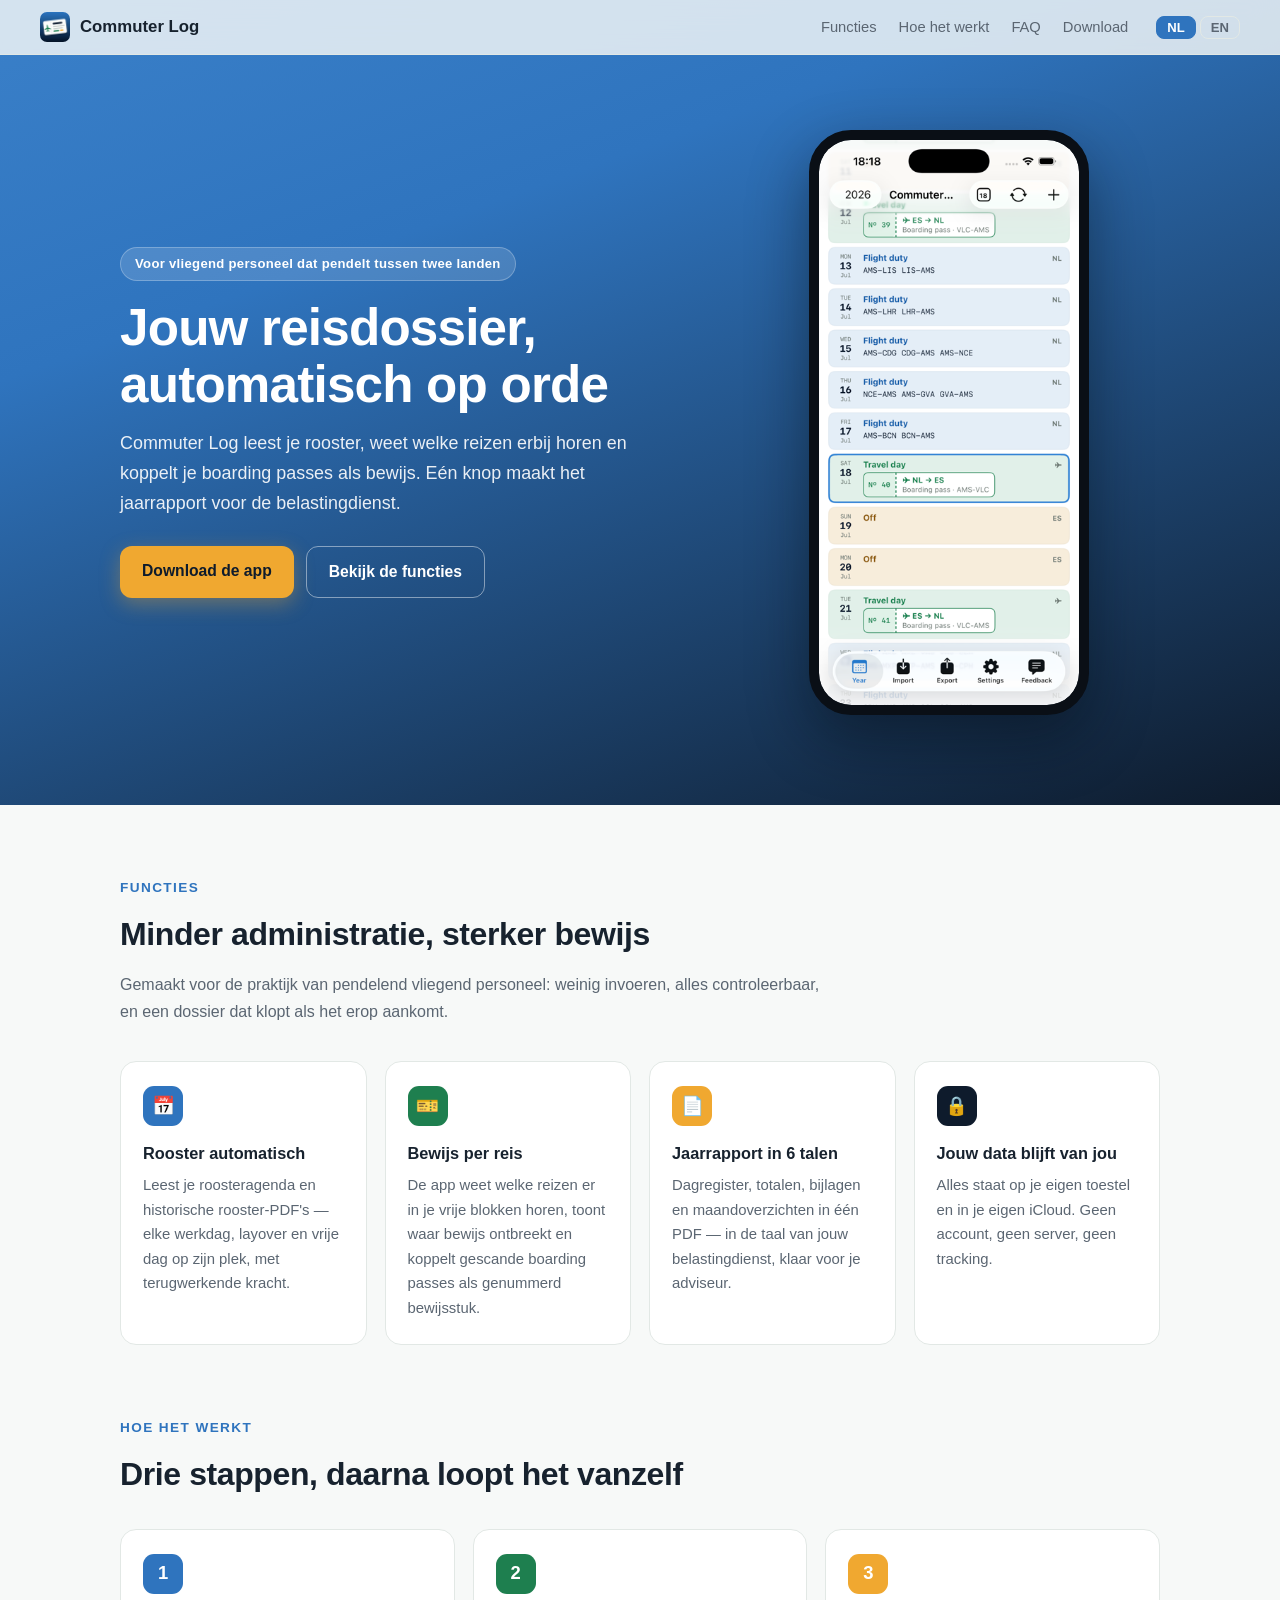
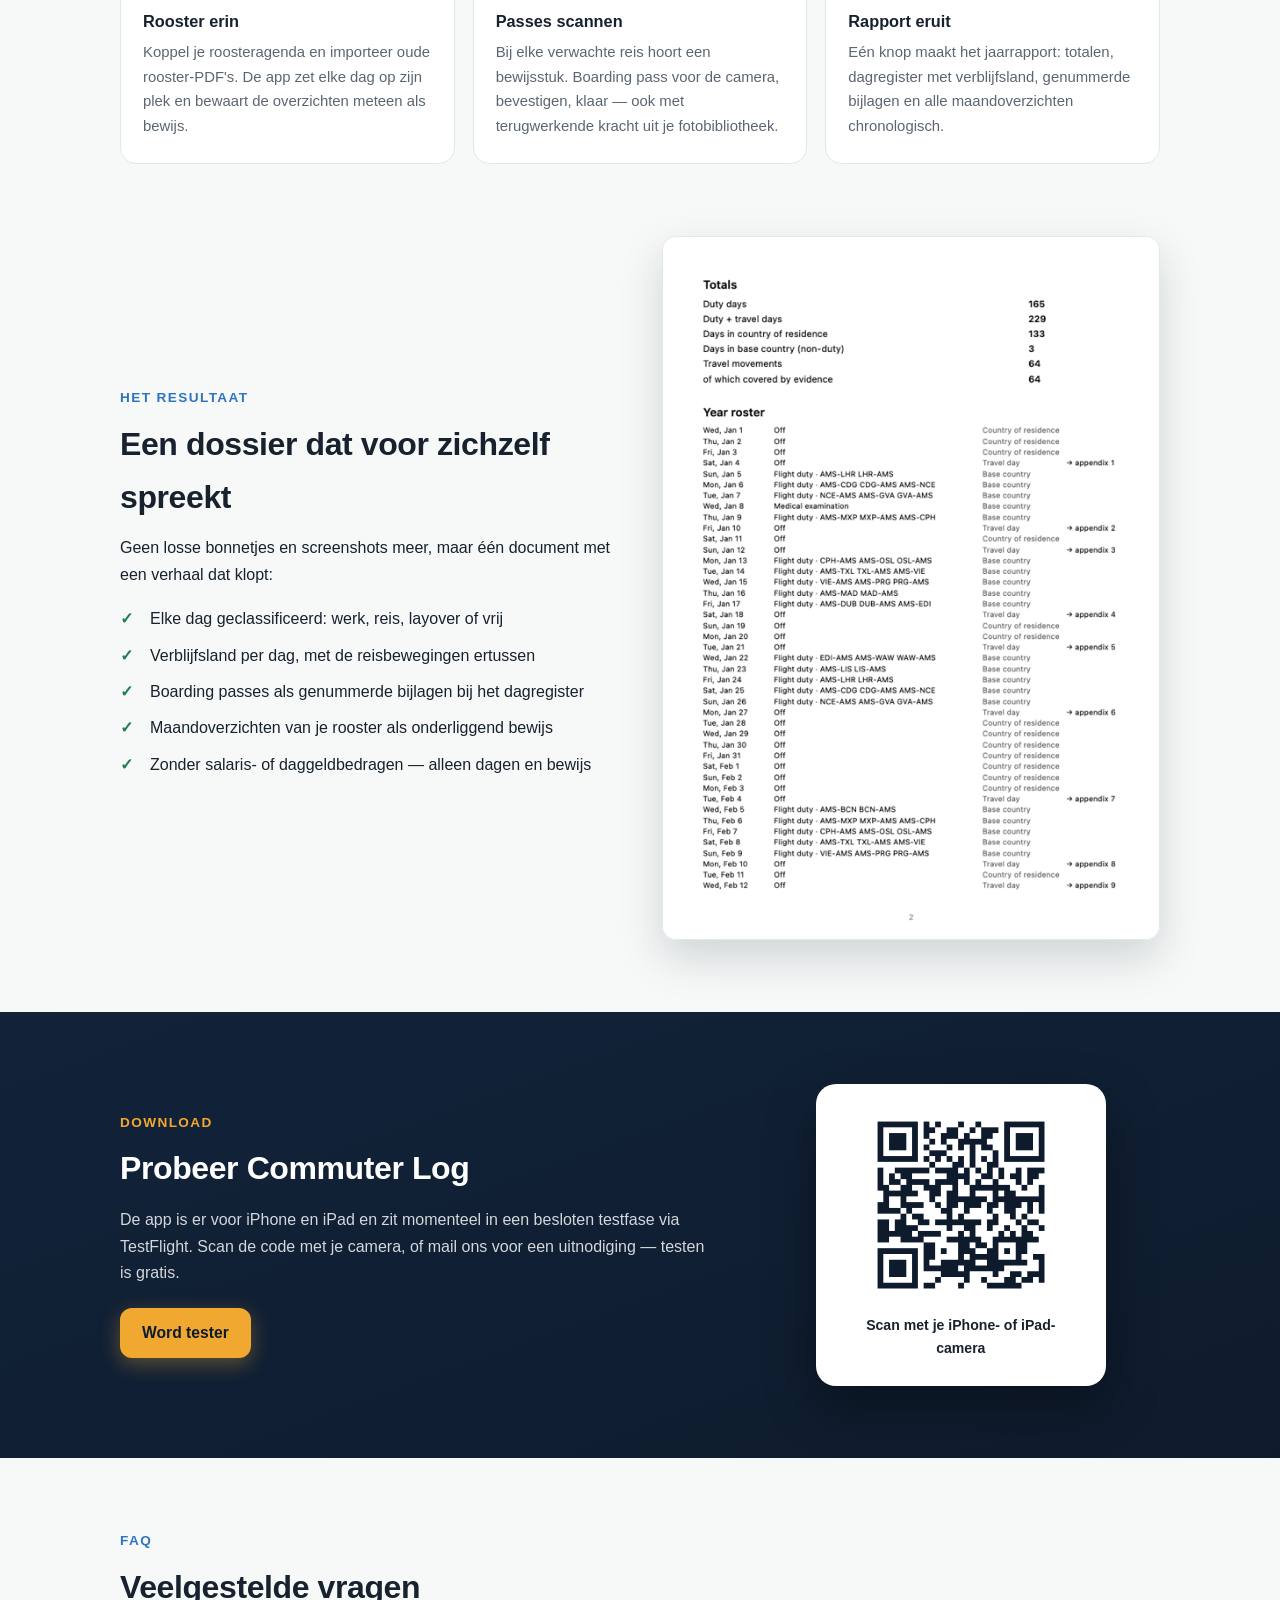
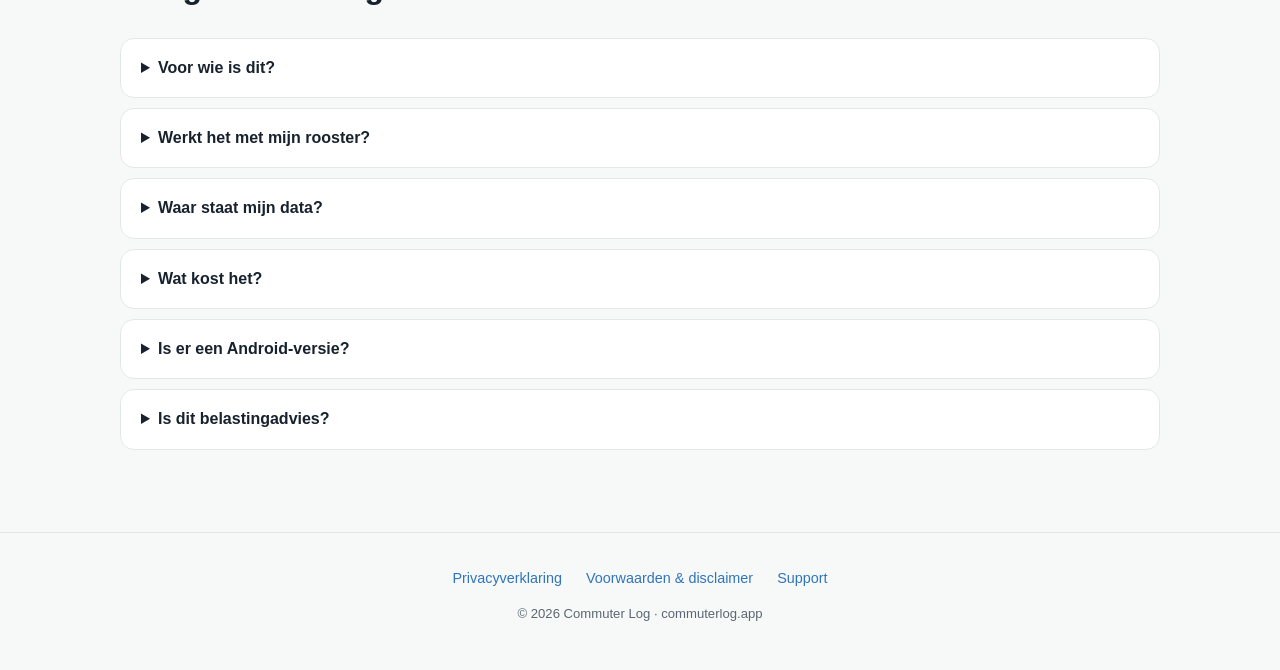
<file: index.html>
<!DOCTYPE html>
<html lang="nl">
<head>
    <meta charset="utf-8">
    <meta name="viewport" content="width=device-width, initial-scale=1">
    <title>Commuter Log — reisdossier voor pendelend vliegend personeel</title>
    <meta name="description" content="Commuter Log bouwt automatisch een fiscaal bewijsdossier voor vliegend personeel dat in een ander land woont dan hun standplaats: rooster, reisbewegingen, boarding passes en een jaarrapport in 6 talen.">
    <link rel="canonical" href="https://commuterlog.app/">
    <meta property="og:type" content="website">
    <meta property="og:title" content="Commuter Log — reisdossier voor pendelend vliegend personeel">
    <meta property="og:description" content="Rooster, reisbewegingen en bewijs, automatisch bijgehouden. Jaarrapport in 6 talen, alles in je eigen iCloud.">
    <meta property="og:url" content="https://commuterlog.app/">
    <meta property="og:image" content="https://commuterlog.app/img/appicon.png">
    <link rel="icon" type="image/png" href="img/favicon.png">
    <link rel="apple-touch-icon" href="img/apple-touch-icon.png">
    <link rel="stylesheet" href="style.css">
</head>
<body>

<nav>
    <a class="brand" href="#top">
        <img src="img/appicon.png" alt="">
        <span>Commuter Log</span>
    </a>
    <div class="nav-links">
        <a href="#functies"><span data-lang="nl">Functies</span><span data-lang="en" hidden>Features</span></a>
        <a href="#werkwijze"><span data-lang="nl">Hoe het werkt</span><span data-lang="en" hidden>How it works</span></a>
        <a href="#faq">FAQ</a>
        <a href="#download">Download</a>
    </div>
    <div class="lang-toggle">
        <button id="btn-nl" class="active" onclick="setLang('nl')">NL</button>
        <button id="btn-en" onclick="setLang('en')">EN</button>
    </div>
</nav>

<header class="hero" id="top">
    <div class="hero-inner">
        <div>
            <span class="badge" data-lang="nl">Voor vliegend personeel dat pendelt tussen twee landen</span>
            <span class="badge" data-lang="en" hidden>For flight crew commuting between two countries</span>
            <h1 data-lang="nl">Jouw reisdossier, automatisch op orde</h1>
            <h1 data-lang="en" hidden>Your travel records, automatically in order</h1>
            <p class="tagline" data-lang="nl">Commuter Log leest je rooster, weet welke reizen erbij horen en koppelt je boarding passes als bewijs. Eén knop maakt het jaarrapport voor de belastingdienst.</p>
            <p class="tagline" data-lang="en" hidden>Commuter Log reads your roster, knows which trips belong to it and attaches your boarding passes as evidence. One tap builds the annual report for the tax authority.</p>
            <div class="cta-row">
                <a class="btn btn-primary" href="#download">
                    <span data-lang="nl">Download de app</span><span data-lang="en" hidden>Get the app</span>
                </a>
                <a class="btn btn-ghost" href="#functies">
                    <span data-lang="nl">Bekijk de functies</span><span data-lang="en" hidden>See the features</span>
                </a>
            </div>
        </div>
        <div class="phone">
            <img src="img/pitch-jaar-v3.png" alt="Jaaroverzicht met reisbewegingen in Commuter Log">
        </div>
    </div>
</header>

<section id="functies">
    <div class="inner">
        <div class="kicker" data-lang="nl">Functies</div>
        <div class="kicker" data-lang="en" hidden>Features</div>
        <h2 data-lang="nl">Minder administratie, sterker bewijs</h2>
        <h2 data-lang="en" hidden>Less admin, stronger evidence</h2>
        <p class="section-lead" data-lang="nl">Gemaakt voor de praktijk van pendelend vliegend personeel: weinig invoeren, alles controleerbaar, en een dossier dat klopt als het erop aankomt.</p>
        <p class="section-lead" data-lang="en" hidden>Built for the reality of commuting flight crew: minimal input, everything verifiable, and records that hold up when it matters.</p>
        <div class="grid">
            <div class="card">
                <div class="dot" style="background: var(--blue);">📅</div>
                <h3 data-lang="nl">Rooster automatisch</h3>
                <h3 data-lang="en" hidden>Roster, automatically</h3>
                <p data-lang="nl">Leest je roosteragenda en historische rooster-PDF's — elke werkdag, layover en vrije dag op zijn plek, met terugwerkende kracht.</p>
                <p data-lang="en" hidden>Reads your roster calendar and historical roster PDFs — every duty day, layover and day off in place, retroactively.</p>
            </div>
            <div class="card">
                <div class="dot" style="background: var(--green);">🎫</div>
                <h3 data-lang="nl">Bewijs per reis</h3>
                <h3 data-lang="en" hidden>Evidence per trip</h3>
                <p data-lang="nl">De app weet welke reizen er in je vrije blokken horen, toont waar bewijs ontbreekt en koppelt gescande boarding passes als genummerd bewijsstuk.</p>
                <p data-lang="en" hidden>The app knows which trips belong in your free blocks, shows where evidence is missing and attaches scanned boarding passes as numbered exhibits.</p>
            </div>
            <div class="card">
                <div class="dot" style="background: var(--amber);">📄</div>
                <h3 data-lang="nl">Jaarrapport in 6 talen</h3>
                <h3 data-lang="en" hidden>Annual report in 6 languages</h3>
                <p data-lang="nl">Dagregister, totalen, bijlagen en maandoverzichten in één PDF — in de taal van jouw belastingdienst, klaar voor je adviseur.</p>
                <p data-lang="en" hidden>Day register, totals, exhibits and monthly overviews in one PDF — in your tax authority's language, ready for your adviser.</p>
            </div>
            <div class="card">
                <div class="dot" style="background: var(--ink); color: var(--paper);">🔒</div>
                <h3 data-lang="nl">Jouw data blijft van jou</h3>
                <h3 data-lang="en" hidden>Your data stays yours</h3>
                <p data-lang="nl">Alles staat op je eigen toestel en in je eigen iCloud. Geen account, geen server, geen tracking.</p>
                <p data-lang="en" hidden>Everything lives on your own device and in your own iCloud. No account, no server, no tracking.</p>
            </div>
        </div>
    </div>
</section>

<section id="werkwijze" style="padding-top: 0;">
    <div class="inner">
        <div class="kicker" data-lang="nl">Hoe het werkt</div>
        <div class="kicker" data-lang="en" hidden>How it works</div>
        <h2 data-lang="nl">Drie stappen, daarna loopt het vanzelf</h2>
        <h2 data-lang="en" hidden>Three steps, then it runs itself</h2>
        <div class="grid" style="margin-top: 28px;">
            <div class="card">
                <div class="dot" style="background: var(--blue);">1</div>
                <h3 data-lang="nl">Rooster erin</h3>
                <h3 data-lang="en" hidden>Roster in</h3>
                <p data-lang="nl">Koppel je roosteragenda en importeer oude rooster-PDF's. De app zet elke dag op zijn plek en bewaart de overzichten meteen als bewijs.</p>
                <p data-lang="en" hidden>Link your roster calendar and import old roster PDFs. The app files every day and stores the overviews as evidence.</p>
            </div>
            <div class="card">
                <div class="dot" style="background: var(--green);">2</div>
                <h3 data-lang="nl">Passes scannen</h3>
                <h3 data-lang="en" hidden>Scan passes</h3>
                <p data-lang="nl">Bij elke verwachte reis hoort een bewijsstuk. Boarding pass voor de camera, bevestigen, klaar — ook met terugwerkende kracht uit je fotobibliotheek.</p>
                <p data-lang="en" hidden>Every expected trip needs its evidence. Hold the boarding pass up to the camera, confirm, done — retroactively from your photo library too.</p>
            </div>
            <div class="card">
                <div class="dot" style="background: var(--amber);">3</div>
                <h3 data-lang="nl">Rapport eruit</h3>
                <h3 data-lang="en" hidden>Report out</h3>
                <p data-lang="nl">Eén knop maakt het jaarrapport: totalen, dagregister met verblijfsland, genummerde bijlagen en alle maandoverzichten chronologisch.</p>
                <p data-lang="en" hidden>One tap builds the annual report: totals, a day register with country of stay, numbered exhibits and all monthly overviews in order.</p>
            </div>
        </div>
    </div>
</section>

<section style="padding-top: 0;">
    <div class="inner split">
        <div>
            <div class="kicker" data-lang="nl">Het resultaat</div>
            <div class="kicker" data-lang="en" hidden>The result</div>
            <h2 data-lang="nl">Een dossier dat voor zichzelf spreekt</h2>
            <h2 data-lang="en" hidden>Records that speak for themselves</h2>
            <p data-lang="nl">Geen losse bonnetjes en screenshots meer, maar één document met een verhaal dat klopt:</p>
            <p data-lang="en" hidden>No more loose slips and screenshots — one document that tells a consistent story:</p>
            <ul class="checklist">
                <li data-lang="nl">Elke dag geclassificeerd: werk, reis, layover of vrij</li>
                <li data-lang="en" hidden>Every day classified: duty, travel, layover or off</li>
                <li data-lang="nl">Verblijfsland per dag, met de reisbewegingen ertussen</li>
                <li data-lang="en" hidden>Country of stay per day, with the travel movements in between</li>
                <li data-lang="nl">Boarding passes als genummerde bijlagen bij het dagregister</li>
                <li data-lang="en" hidden>Boarding passes as numbered exhibits tied to the day register</li>
                <li data-lang="nl">Maandoverzichten van je rooster als onderliggend bewijs</li>
                <li data-lang="en" hidden>Monthly roster overviews as underlying evidence</li>
                <li data-lang="nl">Zonder salaris- of daggeldbedragen — alleen dagen en bewijs</li>
                <li data-lang="en" hidden>No salary or allowance amounts — just days and evidence</li>
            </ul>
        </div>
        <div>
            <img class="report-shot" src="img/pitch-rapport-v2.png" alt="Pagina uit het jaarrapport met totalen en dagregister">
        </div>
    </div>
</section>

<section class="download" id="download">
    <div class="inner download-grid">
        <div>
            <div class="kicker" data-lang="nl">Download</div>
            <div class="kicker" data-lang="en" hidden>Download</div>
            <h2 data-lang="nl">Probeer Commuter Log</h2>
            <h2 data-lang="en" hidden>Try Commuter Log</h2>
            <p data-lang="nl">De app is er voor iPhone en iPad en zit momenteel in een besloten testfase via TestFlight. Scan de code met je camera, of mail ons voor een uitnodiging — testen is gratis.</p>
            <p data-lang="en" hidden>The app is available for iPhone and iPad and is currently in a closed test phase through TestFlight. Scan the code with your camera, or e-mail us for an invite — testing is free.</p>
            <div class="cta-row" style="margin-top: 22px;">
                <a class="btn btn-primary" href="mailto:support@commuterlog.app?subject=TestFlight%20Commuter%20Log">
                    <span data-lang="nl">Word tester</span><span data-lang="en" hidden>Become a tester</span>
                </a>
            </div>
        </div>
        <div class="qr-card">
            <img src="img/qr-download.png" alt="QR-code naar de downloadpagina van Commuter Log">
            <span data-lang="nl">Scan met je iPhone- of iPad-camera</span>
            <span data-lang="en" hidden>Scan with your iPhone or iPad camera</span>
        </div>
    </div>
</section>

<section id="faq">
    <div class="inner">
        <div class="kicker">FAQ</div>
        <h2 data-lang="nl">Veelgestelde vragen</h2>
        <h2 data-lang="en" hidden>Frequently asked questions</h2>
        <div class="faq" style="margin-top: 24px;">
            <details>
                <summary><span data-lang="nl">Voor wie is dit?</span><span data-lang="en" hidden>Who is this for?</span></summary>
                <p data-lang="nl">Voor vliegend personeel dat in een ander land woont dan waar de standplaats is en voor de belasting moet aantonen welke dagen waar zijn doorgebracht. Woonland, standplaats en thuisluchthavens zijn vrij instelbaar — de app werkt voor elke combinatie van landen.</p>
                <p data-lang="en" hidden>For flight crew living in a different country than their base who need to prove to a tax authority which days were spent where. Home country, base and home airports are fully configurable — the app works for any combination of countries.</p>
            </details>
            <details>
                <summary><span data-lang="nl">Werkt het met mijn rooster?</span><span data-lang="en" hidden>Does it work with my roster?</span></summary>
                <p data-lang="nl">De app leest roosteragenda's (een agenda-abonnement van je roostertool, of een rooster dat in je Google-agenda staat) en verschillende gangbare rooster-PDF-formaten. Wordt jouw formaat nog niet herkend? Stuur het via het Feedback-tabblad in de app mee als bijlage — dan wordt het toegevoegd.</p>
                <p data-lang="en" hidden>The app reads roster calendars (a calendar subscription from your roster tool, or a roster living in your Google calendar) and several common roster PDF formats. Format not recognised yet? Attach it through the app's Feedback tab and it will be added.</p>
            </details>
            <details>
                <summary><span data-lang="nl">Waar staat mijn data?</span><span data-lang="en" hidden>Where is my data?</span></summary>
                <p data-lang="nl">Op je eigen iPhone/iPad en in je eigen iCloud. Er is geen account en geen server van de app; niemand anders kan bij je dossier. Zie de <a href="privacy.html">privacyverklaring</a>.</p>
                <p data-lang="en" hidden>On your own iPhone/iPad and in your own iCloud. There is no account and no app server; nobody else can access your records. See the <a href="privacy.html">privacy statement</a>.</p>
            </details>
            <details>
                <summary><span data-lang="nl">Wat kost het?</span><span data-lang="en" hidden>What does it cost?</span></summary>
                <p data-lang="nl">Commuter Log is op dit moment gratis. In de toekomst komt er waarschijnlijk een kleine vergoeding — een fractie van wat één brief van je belastingadviseur kost.</p>
                <p data-lang="en" hidden>Commuter Log is currently free. In the future a small fee is likely — a fraction of what a single letter from your tax adviser costs.</p>
            </details>
            <details>
                <summary><span data-lang="nl">Is er een Android-versie?</span><span data-lang="en" hidden>Is there an Android version?</span></summary>
                <p data-lang="nl">Nee, de app is er voor iPhone en iPad. Een crew-tablet van je maatschappij werkt ook prima.</p>
                <p data-lang="en" hidden>No, the app is for iPhone and iPad. A company crew tablet works fine too.</p>
            </details>
            <details>
                <summary><span data-lang="nl">Is dit belastingadvies?</span><span data-lang="en" hidden>Is this tax advice?</span></summary>
                <p data-lang="nl">Nee — wél de slimste voorbereiding erop. Commuter Log houdt je administratie het hele jaar moeiteloos op orde, zodat de belastingdienst in één keer een compleet, onderbouwd totaaloverzicht krijgt. Dat scheelt achteraf een hoop vragen en correspondentie. Wat je uiteindelijk claimt, bespreek je met je belastingadviseur — zie ook de <a href="voorwaarden.html">voorwaarden</a>.</p>
                <p data-lang="en" hidden>No — but it is the smartest way to prepare for it. Commuter Log keeps your admin effortlessly in order all year, so the tax authority receives one complete, well-founded overview. That saves a lot of questions and correspondence afterwards. What you ultimately claim is something to discuss with your tax adviser — see the <a href="voorwaarden.html">terms</a>.</p>
            </details>
        </div>
    </div>
</section>

<footer>
    <a href="privacy.html"><span data-lang="nl">Privacyverklaring</span><span data-lang="en" hidden>Privacy statement</span></a>
    <a href="voorwaarden.html"><span data-lang="nl">Voorwaarden &amp; disclaimer</span><span data-lang="en" hidden>Terms &amp; disclaimer</span></a>
    <a href="mailto:support@commuterlog.app">Support</a>
    <div class="fineprint">© 2026 Commuter Log · commuterlog.app</div>
</footer>

<script src="lang.js"></script>
</body>
</html>
</file>
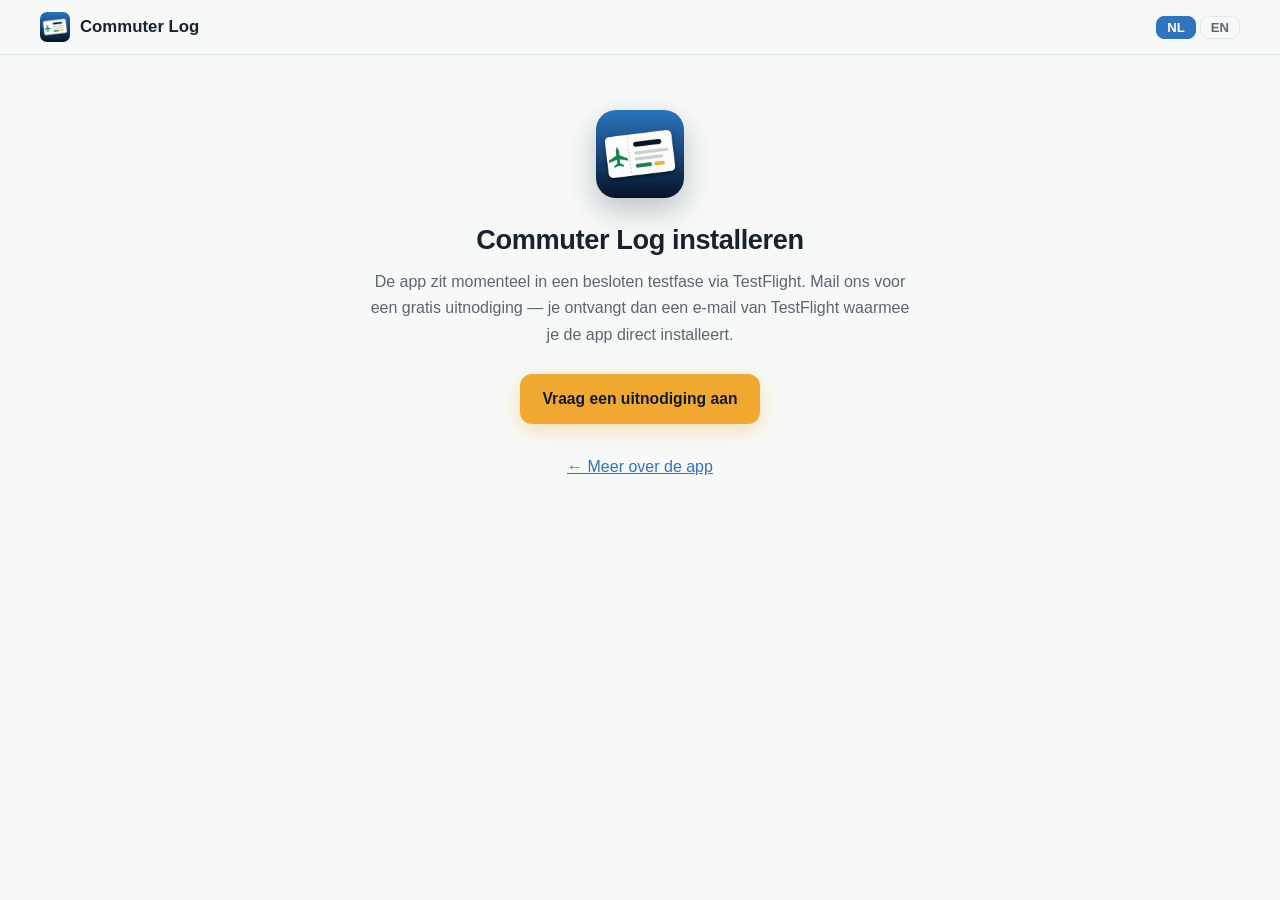
<file: download.html>
<!DOCTYPE html>
<html lang="nl">
<head>
    <meta charset="utf-8">
    <meta name="viewport" content="width=device-width, initial-scale=1">
    <title>Download — Commuter Log</title>
    <!--
      QR-doelpagina: de QR-code op de site (en eventueel op prints) wijst
      HIERHEEN. Zodra er een publieke TestFlight-link of App Store-pagina is,
      vervangen we de inhoud door een automatische doorverwijzing — de QR
      hoeft dan nooit opnieuw gemaakt te worden.
      Te zijner tijd: <meta http-equiv="refresh" content="0;url=LINK"> toevoegen.
    -->
    <link rel="icon" type="image/png" href="img/favicon.png">
    <link rel="apple-touch-icon" href="img/apple-touch-icon.png">
    <link rel="stylesheet" href="style.css">
</head>
<body>
<nav>
    <a class="brand" href="index.html">
        <img src="img/appicon.png" alt="">
        <span>Commuter Log</span>
    </a>
    <div class="lang-toggle" style="margin-left: auto;">
        <button id="btn-nl" class="active" onclick="setLang('nl')">NL</button>
        <button id="btn-en" onclick="setLang('en')">EN</button>
    </div>
</nav>
<main class="legal" style="text-align: center;">
    <img src="img/appicon.png" alt="" width="88" height="88" style="border-radius: 20px; margin: 0 auto 20px; box-shadow: 0 12px 30px rgba(14,27,44,0.25);">
    <h1 data-lang="nl">Commuter Log installeren</h1>
    <h1 data-lang="en" hidden>Install Commuter Log</h1>
    <p data-lang="nl" style="color: var(--mute); max-width: 34em; margin: 0 auto 26px;">De app zit momenteel in een besloten testfase via TestFlight. Mail ons voor een gratis uitnodiging — je ontvangt dan een e-mail van TestFlight waarmee je de app direct installeert.</p>
    <p data-lang="en" hidden style="color: var(--mute); max-width: 34em; margin: 0 auto 26px;">The app is currently in a closed test phase through TestFlight. E-mail us for a free invite — you will receive a TestFlight e-mail that installs the app directly.</p>
    <a class="btn btn-primary" href="mailto:support@commuterlog.app?subject=TestFlight%20Commuter%20Log&body=Ik%20wil%20graag%20meetesten.%20Mijn%20Apple-e-mailadres%20is%3A%20">
        <span data-lang="nl">Vraag een uitnodiging aan</span><span data-lang="en" hidden>Request an invite</span>
    </a>
    <p style="margin-top: 30px;"><a href="index.html" data-lang="nl">← Meer over de app</a><a href="index.html" data-lang="en" hidden>← More about the app</a></p>
</main>
<script src="lang.js"></script>
</body>
</html>
</file>
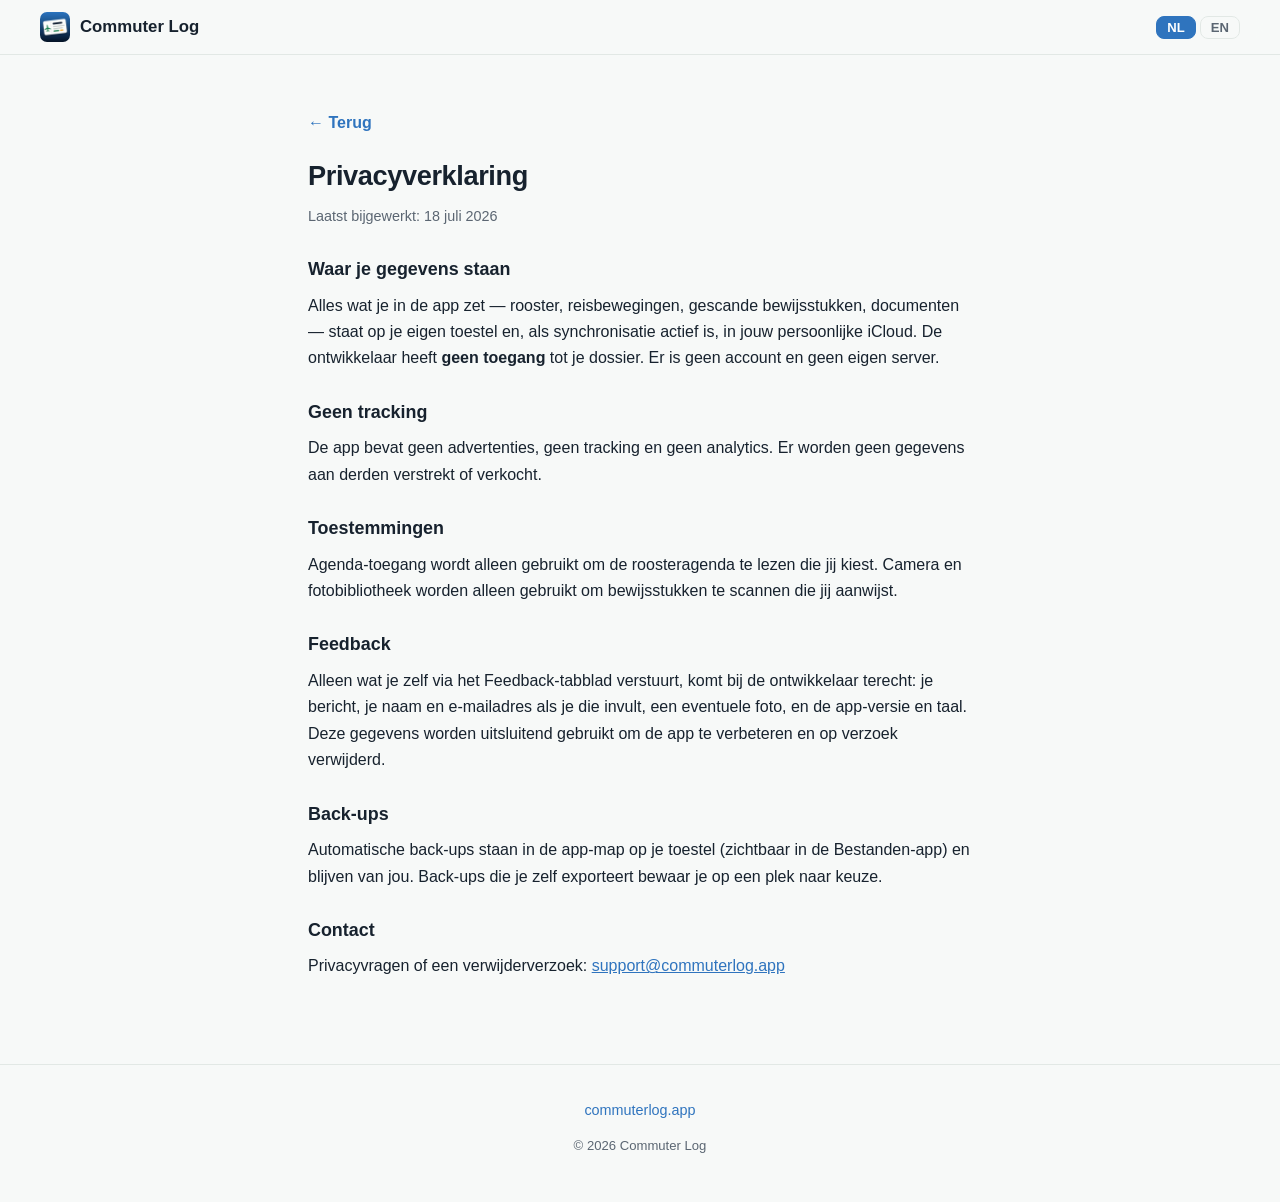
<file: privacy.html>
<!DOCTYPE html>
<html lang="nl">
<head>
    <meta charset="utf-8">
    <meta name="viewport" content="width=device-width, initial-scale=1">
    <title>Privacyverklaring — Commuter Log</title>
    <link rel="icon" type="image/png" href="img/favicon.png">
    <link rel="apple-touch-icon" href="img/apple-touch-icon.png">
    <link rel="stylesheet" href="style.css">
</head>
<body>
<nav>
    <a class="brand" href="index.html">
        <img src="img/appicon.png" alt="">
        <span>Commuter Log</span>
    </a>
    <div class="lang-toggle" style="margin-left: auto;">
        <button id="btn-nl" class="active" onclick="setLang('nl')">NL</button>
        <button id="btn-en" onclick="setLang('en')">EN</button>
    </div>
</nav>
<main class="legal">
    <a class="back" href="index.html"><span data-lang="nl">&larr; Terug</span><span data-lang="en" hidden>&larr; Back</span></a>
    <div data-lang="nl">
        <h1>Privacyverklaring</h1>
        <p class="updated">Laatst bijgewerkt: 18 juli 2026</p>
        <h2>Waar je gegevens staan</h2>
<p>Alles wat je in de app zet — rooster, reisbewegingen, gescande bewijsstukken, documenten — staat op je eigen toestel en, als synchronisatie actief is, in jouw persoonlijke iCloud. De ontwikkelaar heeft <strong>geen toegang</strong> tot je dossier. Er is geen account en geen eigen server.</p>
<h2>Geen tracking</h2>
<p>De app bevat geen advertenties, geen tracking en geen analytics. Er worden geen gegevens aan derden verstrekt of verkocht.</p>
<h2>Toestemmingen</h2>
<p>Agenda-toegang wordt alleen gebruikt om de roosteragenda te lezen die jij kiest. Camera en fotobibliotheek worden alleen gebruikt om bewijsstukken te scannen die jij aanwijst.</p>
<h2>Feedback</h2>
<p>Alleen wat je zelf via het Feedback-tabblad verstuurt, komt bij de ontwikkelaar terecht: je bericht, je naam en e-mailadres als je die invult, een eventuele foto, en de app-versie en taal. Deze gegevens worden uitsluitend gebruikt om de app te verbeteren en op verzoek verwijderd.</p>
<h2>Back-ups</h2>
<p>Automatische back-ups staan in de app-map op je toestel (zichtbaar in de Bestanden-app) en blijven van jou. Back-ups die je zelf exporteert bewaar je op een plek naar keuze.</p>
<h2>Contact</h2>
<p>Privacyvragen of een verwijderverzoek: <a href="mailto:support@commuterlog.app">support@commuterlog.app</a></p>
    </div>
    <div data-lang="en" hidden>
        <h1>Privacy statement</h1>
        <p class="updated">Last updated: 18 July 2026</p>
        <h2>Where your data lives</h2>
<p>Everything you put in the app — roster, travel movements, scanned evidence, documents — lives on your own device and, when sync is on, in your personal iCloud. The developer has <strong>no access</strong> to your records. There is no account and no server.</p>
<h2>No tracking</h2>
<p>The app contains no ads, no tracking and no analytics. No data is shared with or sold to third parties.</p>
<h2>Permissions</h2>
<p>Calendar access is only used to read the roster calendar you select. Camera and photo library are only used to scan the evidence you point them at.</p>
<h2>Feedback</h2>
<p>Only what you send through the Feedback tab reaches the developer: your message, your name and e-mail if you fill them in, an optional photo, and the app version and language. This is used solely to improve the app and deleted on request.</p>
<h2>Backups</h2>
<p>Automatic backups live in the app folder on your device (visible in the Files app) and remain yours. Backups you export yourself are stored wherever you choose.</p>
<h2>Contact</h2>
<p>Privacy questions or deletion requests: <a href="mailto:support@commuterlog.app">support@commuterlog.app</a></p>
    </div>
</main>
<footer>
    <a href="index.html">commuterlog.app</a>
    <div class="fineprint">© 2026 Commuter Log</div>
</footer>
<script src="lang.js"></script>
</body>
</html>
</file>
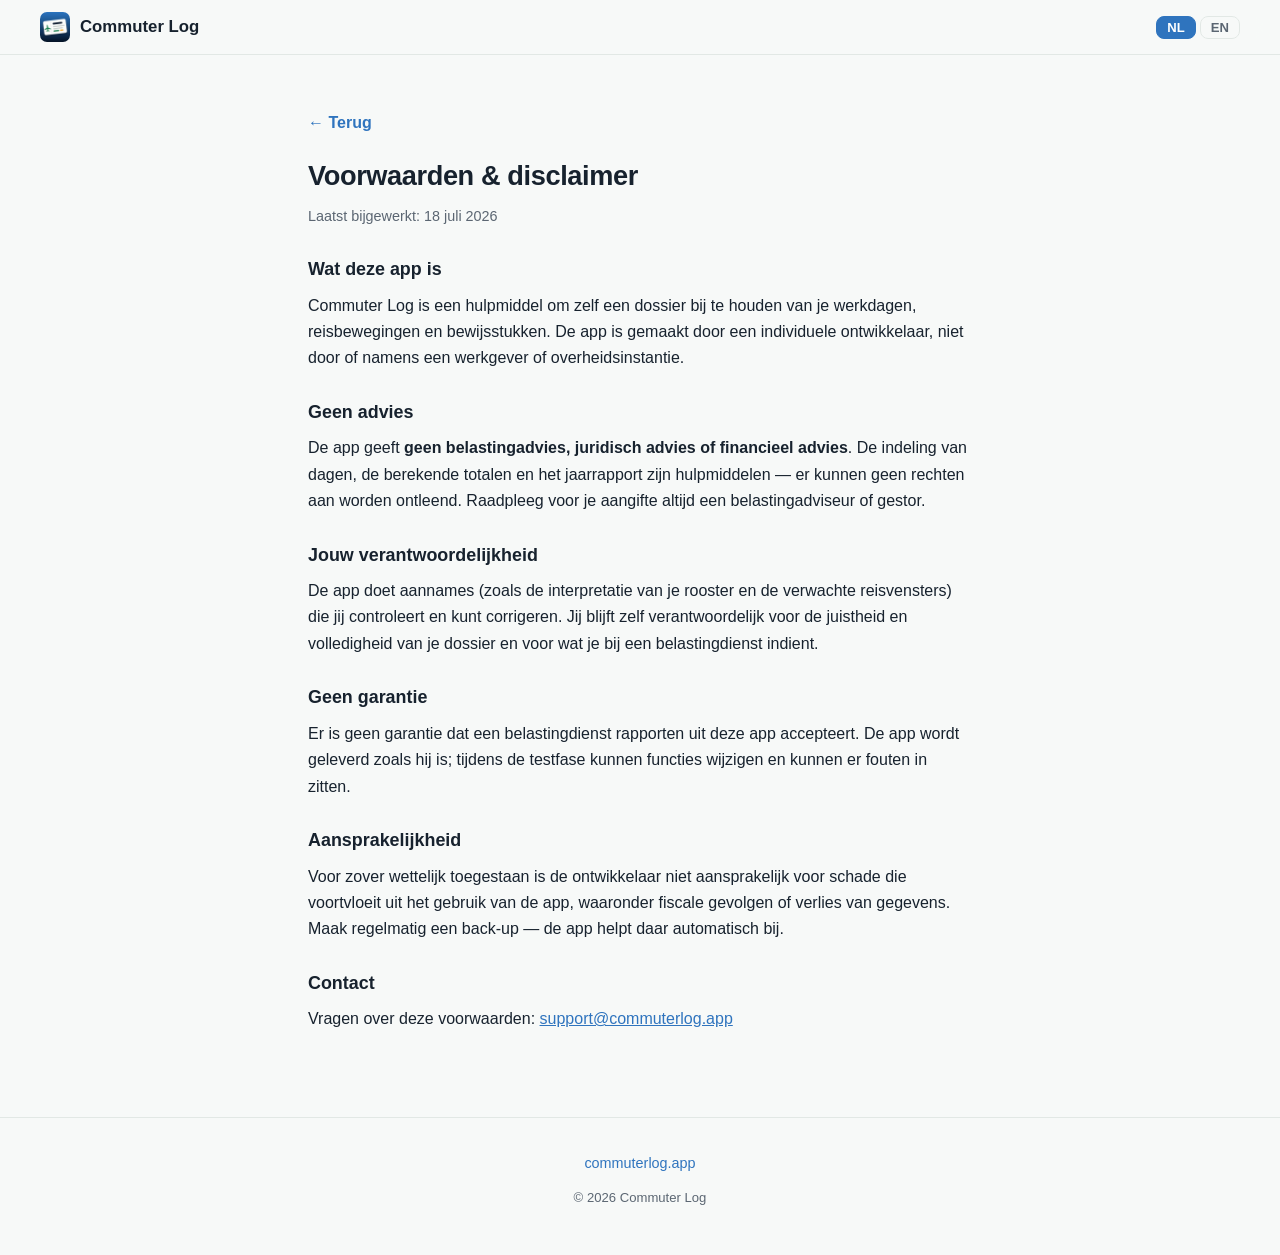
<file: voorwaarden.html>
<!DOCTYPE html>
<html lang="nl">
<head>
    <meta charset="utf-8">
    <meta name="viewport" content="width=device-width, initial-scale=1">
    <title>Voorwaarden & disclaimer — Commuter Log</title>
    <link rel="icon" type="image/png" href="img/favicon.png">
    <link rel="apple-touch-icon" href="img/apple-touch-icon.png">
    <link rel="stylesheet" href="style.css">
</head>
<body>
<nav>
    <a class="brand" href="index.html">
        <img src="img/appicon.png" alt="">
        <span>Commuter Log</span>
    </a>
    <div class="lang-toggle" style="margin-left: auto;">
        <button id="btn-nl" class="active" onclick="setLang('nl')">NL</button>
        <button id="btn-en" onclick="setLang('en')">EN</button>
    </div>
</nav>
<main class="legal">
    <a class="back" href="index.html"><span data-lang="nl">&larr; Terug</span><span data-lang="en" hidden>&larr; Back</span></a>
    <div data-lang="nl">
        <h1>Voorwaarden & disclaimer</h1>
        <p class="updated">Laatst bijgewerkt: 18 juli 2026</p>
        <h2>Wat deze app is</h2>
<p>Commuter Log is een hulpmiddel om zelf een dossier bij te houden van je werkdagen, reisbewegingen en bewijsstukken. De app is gemaakt door een individuele ontwikkelaar, niet door of namens een werkgever of overheidsinstantie.</p>
<h2>Geen advies</h2>
<p>De app geeft <strong>geen belastingadvies, juridisch advies of financieel advies</strong>. De indeling van dagen, de berekende totalen en het jaarrapport zijn hulpmiddelen — er kunnen geen rechten aan worden ontleend. Raadpleeg voor je aangifte altijd een belastingadviseur of gestor.</p>
<h2>Jouw verantwoordelijkheid</h2>
<p>De app doet aannames (zoals de interpretatie van je rooster en de verwachte reisvensters) die jij controleert en kunt corrigeren. Jij blijft zelf verantwoordelijk voor de juistheid en volledigheid van je dossier en voor wat je bij een belastingdienst indient.</p>
<h2>Geen garantie</h2>
<p>Er is geen garantie dat een belastingdienst rapporten uit deze app accepteert. De app wordt geleverd zoals hij is; tijdens de testfase kunnen functies wijzigen en kunnen er fouten in zitten.</p>
<h2>Aansprakelijkheid</h2>
<p>Voor zover wettelijk toegestaan is de ontwikkelaar niet aansprakelijk voor schade die voortvloeit uit het gebruik van de app, waaronder fiscale gevolgen of verlies van gegevens. Maak regelmatig een back-up — de app helpt daar automatisch bij.</p>
<h2>Contact</h2>
<p>Vragen over deze voorwaarden: <a href="mailto:support@commuterlog.app">support@commuterlog.app</a></p>
    </div>
    <div data-lang="en" hidden>
        <h1>Terms & disclaimer</h1>
        <p class="updated">Last updated: 18 July 2026</p>
        <h2>What this app is</h2>
<p>Commuter Log is a tool for keeping your own record of duty days, travel movements and supporting evidence. The app is made by an individual developer, not by or on behalf of any employer or government body.</p>
<h2>No advice</h2>
<p>The app provides <strong>no tax, legal or financial advice</strong>. Day classifications, calculated totals and the annual report are aids — no rights can be derived from them. Always consult a tax adviser before filing.</p>
<h2>Your responsibility</h2>
<p>The app makes assumptions (such as the interpretation of your roster and expected travel windows) that you review and can correct. You remain responsible for the accuracy and completeness of your records and for anything you submit to a tax authority.</p>
<h2>No warranty</h2>
<p>There is no guarantee that any tax authority will accept reports from this app. The app is provided as is; during the test phase features may change and bugs may exist.</p>
<h2>Liability</h2>
<p>To the extent permitted by law, the developer is not liable for damage arising from use of the app, including tax consequences or loss of data. Make regular backups — the app helps with this automatically.</p>
<h2>Contact</h2>
<p>Questions about these terms: <a href="mailto:support@commuterlog.app">support@commuterlog.app</a></p>
    </div>
</main>
<footer>
    <a href="index.html">commuterlog.app</a>
    <div class="fineprint">© 2026 Commuter Log</div>
</footer>
<script src="lang.js"></script>
</body>
</html>
</file>
<file: style.css>
/* Commuter Log — huisstijl v3. Palet uit het app-icoon; licht + donker. */
:root {
    --ink: #0E1B2C;
    --blue: #2F74BE;
    --blue-deep: #1d4f8a;
    --green: #1E7F4F;
    --amber: #F0A830;
    --paper: #F7F9F8;
    --card: #FFFFFF;
    --line: #E2E8E5;
    --text: #17222E;
    --mute: #5B6672;
    --hero-text: #FFFFFF;
}
@media (prefers-color-scheme: dark) {
    :root {
        --paper: #0C121B;
        --card: #151D29;
        --line: #263140;
        --text: #E8EDF2;
        --mute: #93A0AE;
        --ink: #E8EDF2;
    }
}
* { margin: 0; padding: 0; box-sizing: border-box; }
html { scroll-behavior: smooth; scroll-padding-top: 76px; }
body {
    font-family: -apple-system, BlinkMacSystemFont, "Segoe UI", Roboto, sans-serif;
    background: var(--paper);
    color: var(--text);
    line-height: 1.65;
    -webkit-font-smoothing: antialiased;
}
img { max-width: 100%; display: block; }
a { color: var(--blue); }
[hidden] { display: none !important; }

/* ---- Navigatie ---- */
nav {
    position: fixed; top: 0; left: 0; right: 0; z-index: 50;
    display: flex; align-items: center; gap: 20px;
    padding: 12px clamp(16px, 4vw, 40px);
    background: color-mix(in srgb, var(--paper) 82%, transparent);
    -webkit-backdrop-filter: blur(14px); backdrop-filter: blur(14px);
    border-bottom: 1px solid var(--line);
}
.brand { display: flex; align-items: center; gap: 10px; text-decoration: none; color: var(--text); font-weight: 700; font-size: 1.05rem; }
.brand img { width: 30px; height: 30px; border-radius: 7px; }
.nav-links { display: flex; gap: 22px; margin-left: auto; }
.nav-links a { text-decoration: none; color: var(--mute); font-size: 0.92rem; font-weight: 500; }
.nav-links a:hover { color: var(--text); }
.lang-toggle { display: flex; gap: 4px; margin-left: 8px; }
.lang-toggle button {
    background: transparent; color: var(--mute); border: 1px solid var(--line);
    border-radius: 8px; padding: 3px 10px; cursor: pointer; font-size: 0.82rem; font-weight: 600;
}
.lang-toggle button.active { background: var(--blue); border-color: var(--blue); color: #fff; }
@media (max-width: 720px) { .nav-links { display: none; } }

/* ---- Hero ---- */
.hero {
    background: linear-gradient(160deg, #3a80c9 0%, #2F74BE 30%, #0E1B2C 100%);
    color: var(--hero-text);
    padding: 130px clamp(20px, 5vw, 48px) 90px;
}
.hero-inner {
    max-width: 1040px; margin: 0 auto;
    display: grid; grid-template-columns: 1.15fr 0.85fr; gap: 48px; align-items: center;
}
@media (max-width: 860px) { .hero-inner { grid-template-columns: 1fr; text-align: center; } }
.badge {
    display: inline-block; padding: 5px 14px; border-radius: 999px;
    background: rgba(255,255,255,0.14); border: 1px solid rgba(255,255,255,0.25);
    font-size: 0.82rem; font-weight: 600; letter-spacing: 0.3px; margin-bottom: 18px;
}
.hero h1 { font-size: clamp(2.1rem, 4.5vw, 3.2rem); line-height: 1.12; letter-spacing: -0.8px; margin-bottom: 16px; }
.hero .tagline { font-size: 1.12rem; opacity: 0.9; max-width: 30em; margin-bottom: 28px; }
@media (max-width: 860px) { .hero .tagline { margin-left: auto; margin-right: auto; } }
.cta-row { display: flex; gap: 12px; flex-wrap: wrap; }
@media (max-width: 860px) { .cta-row { justify-content: center; } }
.btn {
    display: inline-block; padding: 12px 22px; border-radius: 12px;
    font-weight: 700; text-decoration: none; font-size: 0.98rem;
}
.btn-primary { background: var(--amber); color: #0E1B2C; box-shadow: 0 6px 20px rgba(240,168,48,0.35); }
.btn-primary:hover { transform: translateY(-1px); }
.btn-ghost { border: 1.5px solid rgba(255,255,255,0.45); color: #fff; }

/* Telefoon-mockup */
.phone {
    width: min(280px, 70vw); margin: 0 auto;
    border: 10px solid #0a0f16; border-radius: 42px;
    box-shadow: 0 24px 60px rgba(4,10,18,0.45), inset 0 0 0 2px #1c2836;
    overflow: hidden; background: #0a0f16;
}
.phone img { border-radius: 32px; }

/* ---- Secties ---- */
section { padding: 72px clamp(20px, 5vw, 48px); }
.inner { max-width: 1040px; margin: 0 auto; }
.kicker { color: var(--blue); font-weight: 700; font-size: 0.85rem; letter-spacing: 1.4px; text-transform: uppercase; margin-bottom: 8px; }
section h2 { font-size: clamp(1.5rem, 2.6vw, 2rem); letter-spacing: -0.4px; margin-bottom: 12px; }
.section-lead { color: var(--mute); max-width: 44em; margin-bottom: 36px; }

.grid { display: grid; gap: 18px; grid-template-columns: repeat(auto-fit, minmax(230px, 1fr)); }
.card {
    background: var(--card); border: 1px solid var(--line); border-radius: 16px;
    padding: 24px 22px;
}
.card .dot {
    width: 40px; height: 40px; border-radius: 11px; display: flex; align-items: center;
    justify-content: center; font-size: 1.15rem; margin-bottom: 14px; color: #fff; font-weight: 800;
}
.card h3 { font-size: 1.02rem; margin-bottom: 6px; }
.card p { font-size: 0.93rem; color: var(--mute); }

/* Rapport-sectie */
.split { display: grid; grid-template-columns: 1fr 1fr; gap: 44px; align-items: center; }
@media (max-width: 860px) { .split { grid-template-columns: 1fr; } }
.report-shot { border-radius: 14px; border: 1px solid var(--line); box-shadow: 0 18px 44px rgba(14,27,44,0.16); }
.checklist { list-style: none; margin-top: 18px; }
.checklist li { padding-left: 30px; position: relative; margin-bottom: 10px; color: var(--text); }
.checklist li::before { content: "✓"; position: absolute; left: 0; top: 0; color: var(--green); font-weight: 800; }

/* Download */
.download { background: linear-gradient(160deg, #12233a 0%, #0E1B2C 100%); color: #fff; }
.download .kicker { color: var(--amber); }
.download-grid { display: grid; grid-template-columns: 1.2fr 0.8fr; gap: 44px; align-items: center; }
@media (max-width: 860px) { .download-grid { grid-template-columns: 1fr; } }
.download p { color: rgba(255,255,255,0.82); }
.qr-card {
    background: #fff; border-radius: 20px; padding: 26px;
    display: flex; flex-direction: column; align-items: center; gap: 14px;
    max-width: 290px; margin: 0 auto; color: #17222E;
    box-shadow: 0 20px 50px rgba(0,0,0,0.35);
}
.qr-card img { width: 190px; height: 190px; }
.qr-card span { font-size: 0.88rem; font-weight: 600; text-align: center; color: #17222E; }

/* FAQ */
.faq details {
    background: var(--card); border: 1px solid var(--line); border-radius: 14px;
    padding: 16px 20px; margin-bottom: 10px;
}
.faq summary { font-weight: 650; cursor: pointer; }
.faq details p { margin-top: 10px; color: var(--mute); font-size: 0.95rem; }

/* Legal-pagina's */
.legal { max-width: 760px; margin: 0 auto; padding: 110px clamp(20px, 5vw, 48px) 72px; }
.legal h1 { font-size: 1.7rem; margin-bottom: 6px; letter-spacing: -0.4px; }
.legal .updated { color: var(--mute); font-size: 0.9rem; margin-bottom: 26px; }
.legal h2 { font-size: 1.12rem; margin: 26px 0 8px; }
.legal p { margin-bottom: 12px; color: var(--text); }
a.back { display: inline-block; margin-bottom: 18px; color: var(--blue); text-decoration: none; font-weight: 600; }

/* Footer */
footer {
    border-top: 1px solid var(--line); padding: 34px 24px 46px; text-align: center;
    font-size: 0.9rem; color: var(--mute);
}
footer a { color: var(--blue); text-decoration: none; margin: 0 10px; }
footer .fineprint { margin-top: 12px; font-size: 0.82rem; }
</file>
